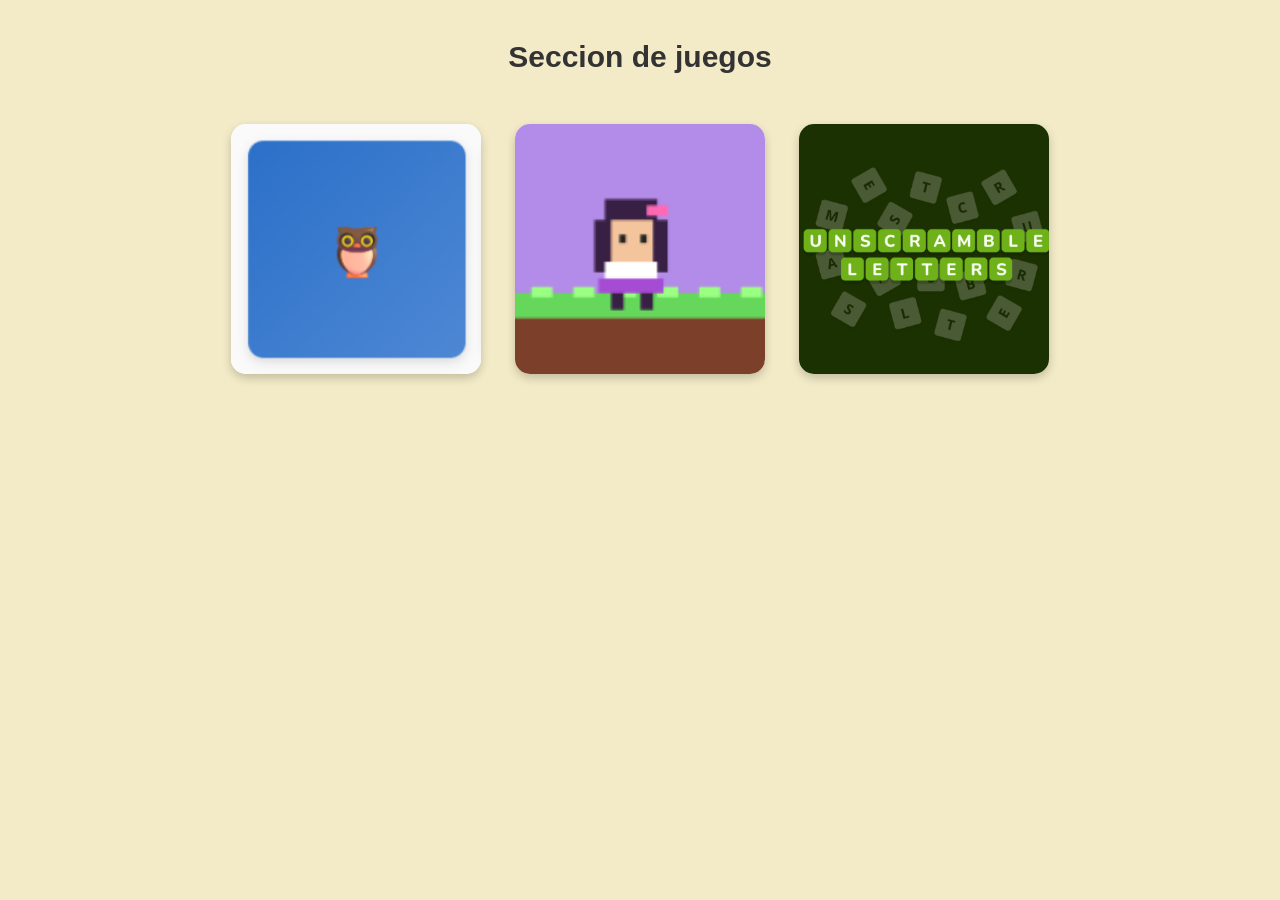
<file: juegos.html>
<!DOCTYPE html>
<html lang="es">
<head>
<meta charset="UTF-8">
<meta name="viewport" content="width=device-width, initial-scale=1.0">
<title>Aprendiendo...</title>
<link rel="stylesheet" href="juegos.css">
</head>
<body>
    <section id="juegos" style="background-color:#f3ebc7;color:white;">

<h3>Seccion de juegos</h3>

    <div class="card" onclick="location.href='memorama.html'"><img src="imagenes/memorama.png"><p>Memorama</p></div>

    <div class="card" onclick="location.href='saltar.html'"><img src="imagenes/saltar.png"><p>Saltar</p></div>

    <div class="card" onclick="location.href='completar.html'"><img src="imagenes/ordenar.png"><p>Ordenar Palabras</p></div>

    </section>


</body>
</html>
</file>
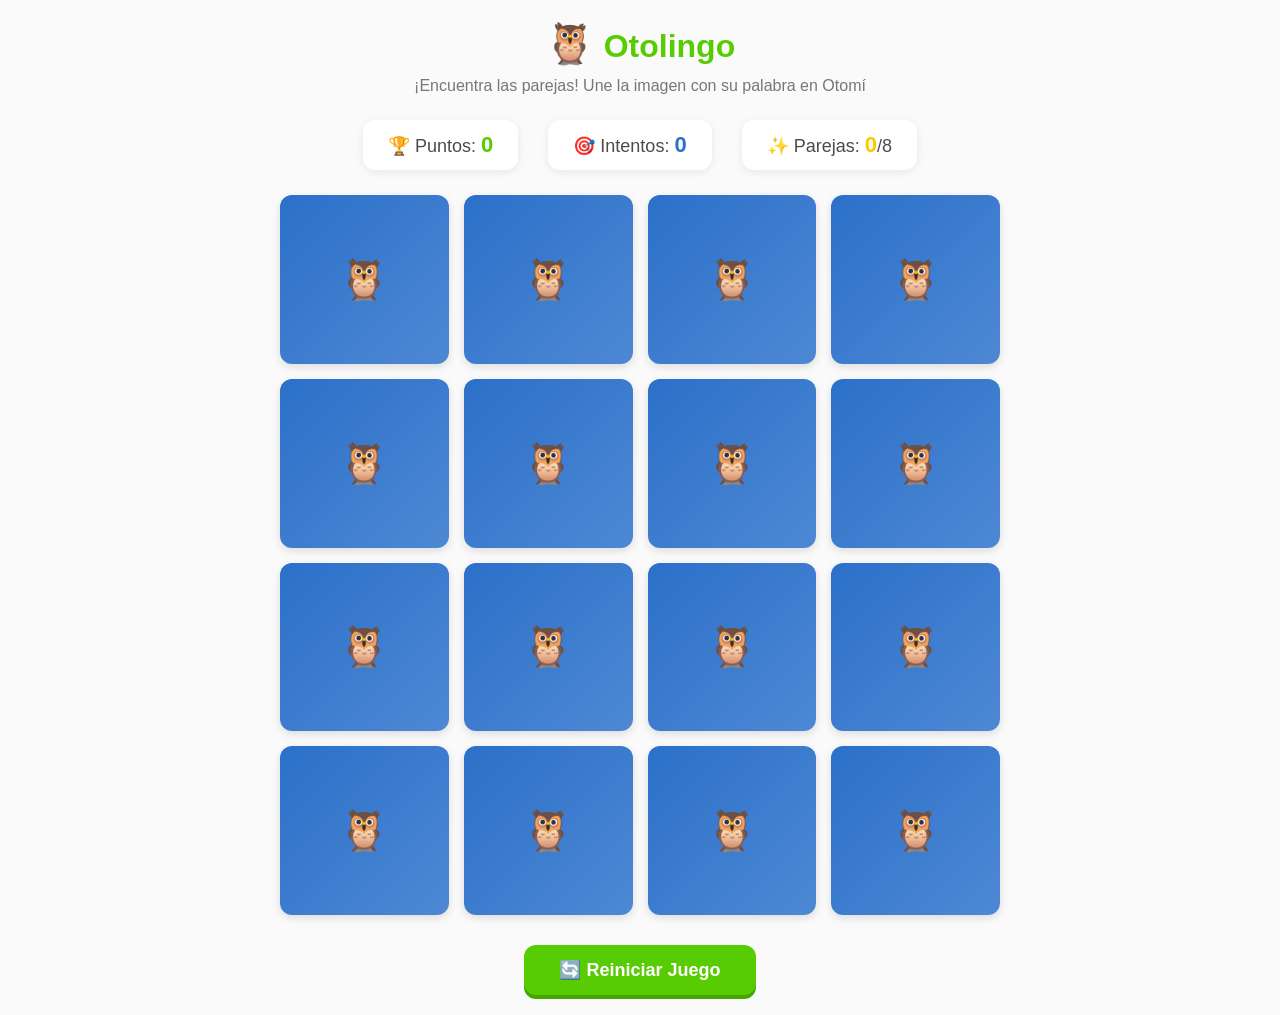
<file: memorama.html>
<!DOCTYPE html>
<html lang="es">
<head>
    <meta charset="UTF-8">
    <meta name="viewport" content="width=device-width, initial-scale=1.0">
    <title>Otolingo 🦉 - Memorama con Imágenes</title>
    <style>
        * {
            margin: 0;
            padding: 0;
            box-sizing: border-box;
            font-family: 'Arial Rounded MT Bold', sans-serif;
        }




        :root {
            --verde: #58CC02;
            --verde-oscuro: #46A302;
            --azul: #2B70C9;
            --azul-claro: #4E88D4;
            --amarillo: #FFC800;
            --rojo: #FF4B4B;
            --gris: #E5E5E5;
            --texto: #4B4B4B;
            --fondo: #FAFAFA;
        }




        body {
            background-color: var(--fondo);
            color: var(--texto);
            min-height: 100vh;
            padding: 20px;
        }




        header {
            text-align: center;
            margin-bottom: 25px;
        }




        h1 {
            font-size: 32px;
            color: var(--verde);
            margin-bottom: 10px;
        }




        h1 span {
            font-size: 40px;
        }




        .subtitulo {
            font-size: 16px;
            color: #777;
        }




        .info-juego {
            display: flex;
            justify-content: center;
            gap: 30px;
            margin-bottom: 25px;
            font-size: 18px;
            flex-wrap: wrap;
        }




        .puntuacion, .intentos, .encontrados {
            background: white;
            padding: 12px 25px;
            border-radius: 12px;
            box-shadow: 0 2px 8px rgba(0,0,0,0.08);
        }




        .puntuacion span { color: var(--verde); font-weight: bold; font-size: 22px; }
        .intentos span { color: var(--azul); font-weight: bold; font-size: 22px; }
        .encontrados span { color: var(--amarillo); font-weight: bold; font-size: 22px; }




        /* TABLERO */
        .tablero {
            max-width: 720px;
            margin: 0 auto;
            display: grid;
            grid-template-columns: repeat(4, 1fr);
            gap: 15px;
        }




        /* TARJETAS */
        .tarjeta {
            aspect-ratio: 1 / 1;
            position: relative;
            cursor: pointer;
            transform-style: preserve-3d;
            transition: transform 0.5s ease;
        }




        .tarjeta.volteada {
            transform: rotateY(180deg);
        }




        .cara {
            position: absolute;
            width: 100%;
            height: 100%;
            border-radius: 12px;
            display: flex;
            align-items: center;
            justify-content: center;
            backface-visibility: hidden;
            box-shadow: 0 3px 8px rgba(0,0,0,0.12);
        }




        .trasera {
            background: linear-gradient(135deg, var(--azul), var(--azul-claro));
            font-size: 40px;
        }




        .frente {
            background: white;
            border: 3px solid var(--amarillo);
            transform: rotateY(180deg);
            flex-direction: column;
            padding: 8px;
        }




        .emoji {
            font-size: 48px;
            margin-bottom: 5px;
        }




        .palabra {
            font-size: 16px;
            font-weight: bold;
            color: var(--azul);
            text-align: center;
        }




        .tarjeta.acertada .frente {
            background: #E8FFE8;
            border-color: var(--verde);
        }




        /* BOTONES */
        .contenedor-boton {
            text-align: center;
            margin-top: 30px;
        }




        .boton {
            background: var(--verde);
            color: white;
            border: none;
            padding: 14px 35px;
            font-size: 18px;
            border-radius: 12px;
            cursor: pointer;
            font-weight: bold;
            box-shadow: 0 4px 0 var(--verde-oscuro);
            transition: all 0.1s;
        }




        .boton:active {
            transform: translateY(4px);
            box-shadow: none;
        }




        /* MENSAJE FINAL */
        .mensaje-final {
            position: fixed;
            top: 50%;
            left: 50%;
            transform: translate(-50%, -50%);
            background: white;
            padding: 40px;
            border-radius: 20px;
            box-shadow: 0 6px 25px rgba(0,0,0,0.2);
            text-align: center;
            z-index: 100;
            display: none;
        }




        .mensaje-final h2 {
            font-size: 28px;
            color: var(--verde);
            margin-bottom: 15px;
        }




        .mensaje-final p {
            font-size: 18px;
            margin-bottom: 20px;
        }




        .oculto {
            display: none !important;
        }




        /* Responsivo */
        @media (max-width: 600px) {
            .tablero {
                grid-template-columns: repeat(3, 1fr);
            }
            .emoji {
                font-size: 36px;
            }
            .palabra {
                font-size: 13px;
            }
        }
    </style>
</head>
<body>




    <header>
        <h1><span>🦉</span> Otolingo</h1>
        <p class="subtitulo">¡Encuentra las parejas! Une la imagen con su palabra en Otomí</p>
    </header>




    <div class="info-juego">
        <div class="puntuacion">🏆 Puntos: <span id="puntos">0</span></div>
        <div class="intentos">🎯 Intentos: <span id="intentos">0</span></div>
        <div class="encontrados">✨ Parejas: <span id="encontrados">0</span>/8</div>
    </div>




    <div class="tablero" id="tablero"></div>




    <div class="contenedor-boton">
        <button class="boton" onclick="reiniciarJuego()">🔄 Reiniciar Juego</button>
    </div>




    <!-- MENSAJE FINAL -->
    <div class="mensaje-final" id="mensajeFinal">
        <h2>🎉 ¡Felicidades!</h2>
        <p>Has encontrado todas las parejas en <strong id="totalIntentos">0</strong> intentos</p>
        <p>Puntuación final: <strong id="puntosFinal">0</strong> puntos</p>
        <button class="boton" onclick="cerrarMensaje(); reiniciarJuego();">¡Jugar otra vez!</button>
    </div>




    <script>
        // ==========================================
        // BASE DE DATOS: IMAGEN ↔ PALABRA EN OTOMÍ
        // ==========================================
      const parejas = [
            { imagen: "🐕", palabra: "F'yo", nombre: "Perro" },
            { imagen: "🐱", palabra: "Mixtu", nombre: "Gato" },
            { imagen: "🏠", palabra: "Nguu", nombre: "Casa" },
            { imagen: "💧", palabra: "Deje", nombre: "Agua" },
            { imagen: "🌽", palabra: "dethä", nombre: "Maíz" },
            { imagen: "☀️", palabra: "Jädi", nombre: "Sol" },
            { imagen: "🌙", palabra: "Zänä", nombre: "Luna" },
            { imagen: "👋", palabra: "Jaxia", nombre: "Hola" }
        ];






        // ==========================================
        // VARIABLES DEL JUEGO
        // ==========================================
        let puntos = 0;
        let intentos = 0;
        let parejasEncontradas = 0;
        let tarjetasVolteadas = [];
        let bloqueado = false;




        // ==========================================
        // INICIAR JUEGO
        // ==========================================
        function iniciarJuego() {
            puntos = 0;
            intentos = 0;
            parejasEncontradas = 0;
            tarjetasVolteadas = [];
            bloqueado = false;
           
            actualizarPuntuacion();
            generarTarjetas();
        }




        // ==========================================
        // MEZCLAR ARRAY
        // ==========================================
        function mezclar(array) {
            return array.slice().sort(() => Math.random() - 0.5);
        }




        // ==========================================
        // GENERAR TARJETAS
        // ==========================================
        function generarTarjetas() {
            const tablero = document.getElementById('tablero');
            tablero.innerHTML = "";




            // Crear pares: una tarjeta con IMAGEN y otra con la PALABRA en Otomí
            let tarjetas = [];
            parejas.forEach((par, indice) => {
                // Tarjeta con imagen
                tarjetas.push({ tipo: "imagen", contenido: par.imagen, parId: indice });
                // Tarjeta con palabra en Otomí
                tarjetas.push({ tipo: "palabra", contenido: par.palabra, parId: indice });
            });




            // Mezclar las tarjetas
            tarjetas = mezclar(tarjetas);




            // Crear cada tarjeta en el HTML
            tarjetas.forEach((datos) => {
                const tarjeta = document.createElement('div');
                tarjeta.className = 'tarjeta';
                tarjeta.dataset.parId = datos.parId;
                tarjeta.dataset.tipo = datos.tipo;
               
                if (datos.tipo === "imagen") {
                    tarjeta.innerHTML = `
                        <div class="cara trasera">🦉</div>
                        <div class="cara frente">
                            <div class="emoji">${datos.contenido}</div>
                        </div>
                    `;
                } else {
                    tarjeta.innerHTML = `
                        <div class="cara trasera">🦉</div>
                        <div class="cara frente">
                            <div class="palabra">${datos.contenido}</div>
                        </div>
                    `;
                }
               
                tarjeta.onclick = () => voltearTarjeta(tarjeta);
                tablero.appendChild(tarjeta);
            });
        }




        // ==========================================
        // VOLTEAR TARJETA
        // ==========================================
        function voltearTarjeta(tarjeta) {
            if (bloqueado) return;
            if (tarjeta.classList.contains('volteada')) return;
            if (tarjeta.classList.contains('acertada')) return;




            tarjeta.classList.add('volteada');
            tarjetasVolteadas.push(tarjeta);




            if (tarjetasVolteadas.length === 2) {
                intentos++;
                actualizarPuntuacion();
                comprobarPareja();
            }
        }




        // ==========================================
        // COMPROBAR SI SON PAREJA
        // ==========================================
        function comprobarPareja() {
            bloqueado = true;
            const t1 = tarjetasVolteadas[0];
            const t2 = tarjetasVolteadas[1];




            if (t1.dataset.parId === t2.dataset.parId) {
                // ✅ ¡ENCONTRÓ LA PAREJA!
                puntos += 10;
                parejasEncontradas++;
               
                setTimeout(() => {
                    t1.classList.add('acertada');
                    t2.classList.add('acertada');
                    t1.style.cursor = "default";
                    t2.style.cursor = "default";
                    actualizarPuntuacion();
                   
                    if (parejasEncontradas === parejas.length) {
                        setTimeout(mostrarMensajeFinal, 500);
                    }
                   
                    tarjetasVolteadas = [];
                    bloqueado = false;
                }, 600);
               
            } else {
                // ❌ NO SON IGUALES
                setTimeout(() => {
                    t1.classList.remove('volteada');
                    t2.classList.remove('volteada');
                    tarjetasVolteadas = [];
                    bloqueado = false;
                }, 1000);
            }
        }




        function actualizarPuntuacion() {
            document.getElementById('puntos').textContent = puntos;
            document.getElementById('intentos').textContent = intentos;
            document.getElementById('encontrados').textContent = `${parejasEncontradas}`;
        }




        function mostrarMensajeFinal() {
            document.getElementById('totalIntentos').textContent = intentos;
            document.getElementById('puntosFinal').textContent = puntos;
            document.getElementById('mensajeFinal').style.display = "block";
        }




        function cerrarMensaje() {
            document.getElementById('mensajeFinal').style.display = "none";
        }




        function reiniciarJuego() {
            cerrarMensaje();
            iniciarJuego();
        }




        window.onload = iniciarJuego;
    </script>
</body>
</html>
</file>
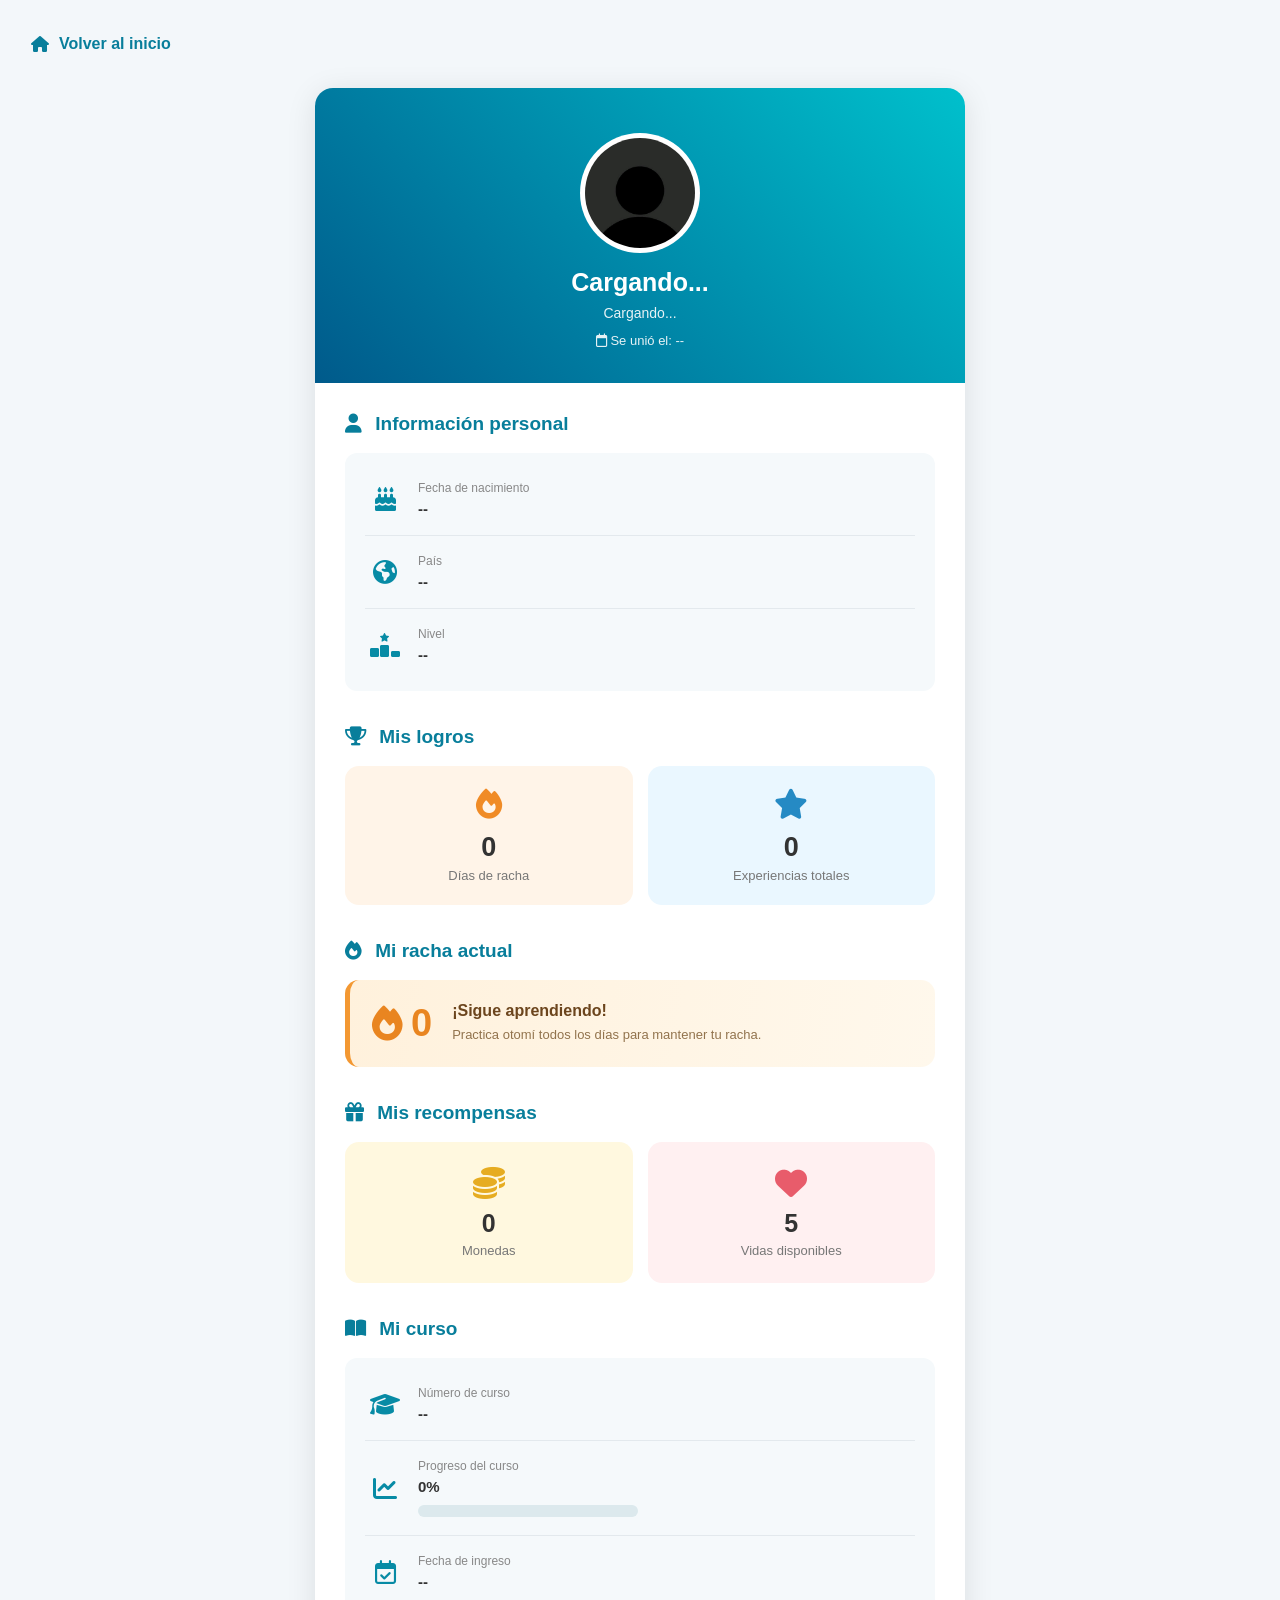
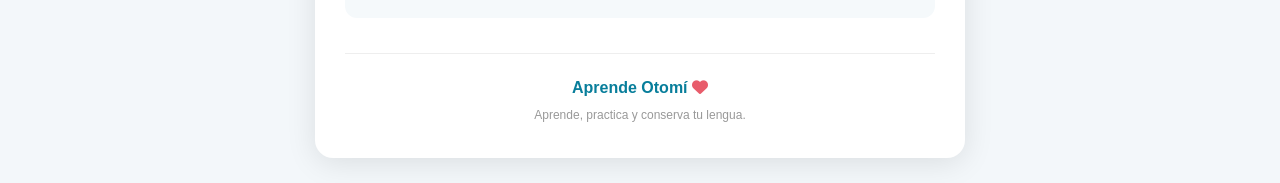
<file: perfil.html>
<!DOCTYPE html>
<html lang="es">
<head>
    <meta charset="UTF-8">
    <meta name="viewport" content="width=device-width, initial-scale=1.0">

    <title>Mi Perfil | Aprende Otomí</title>

    <link rel="stylesheet" href="perfil.css">

    <link rel="stylesheet"
    href="https://cdnjs.cloudflare.com/ajax/libs/font-awesome/6.5.0/css/all.min.css">
</head>

<body>

<a href="index.html" class="boton-inicio">
    <i class="fa-solid fa-house"></i>
    Volver al inicio
</a>

<main class="perfil-container">

    <section class="perfil-header">

        <div class="foto-container">
            <img src="imagenes/perfil.jpg" alt="Foto de perfil">
        </div>

        <h1 id="nombreUsuario">Cargando...</h1>

        <p class="correo" id="correoUsuario">Cargando...</p>

        <p class="fecha-registro">
            <i class="fa-regular fa-calendar"></i>
            Se unió el:
            <span id="fechaRegistro">--</span>
        </p>

    </section>

    <section class="perfil-body">

        <!-- INFORMACIÓN PERSONAL -->
        <div class="seccion">

            <h2><i class="fa-solid fa-user"></i> Información personal</h2>

            <div class="curso-container">

                <div class="curso-item">
                    <i class="fa-solid fa-cake-candles"></i>
                    <div>
                        <span>Fecha de nacimiento</span>
                        <h3 id="fechaNacimiento">--</h3>
                    </div>
                </div>

                <div class="curso-item">
                    <i class="fa-solid fa-earth-americas"></i>
                    <div>
                        <span>País</span>
                        <h3 id="paisUsuario">--</h3>
                    </div>
                </div>

                <div class="curso-item">
                    <i class="fa-solid fa-ranking-star"></i>
                    <div>
                        <span>Nivel</span>
                        <h3 id="nivelUsuario">--</h3>
                    </div>
                </div>

            </div>
        </div>

        <!-- LOGROS -->
        <div class="seccion">

            <h2><i class="fa-solid fa-trophy"></i> Mis logros</h2>

            <div class="logros-grid">

                <div class="logro-card racha-card">
                    <div class="icono-logro">
                        <i class="fa-solid fa-fire"></i>
                    </div>
                    <h3 id="diasRacha">0</h3>
                    <p>Días de racha</p>
                </div>

                <div class="logro-card experiencia-card">
                    <div class="icono-logro">
                        <i class="fa-solid fa-star"></i>
                    </div>
                    <h3 id="experiencias">0</h3>
                    <p>Experiencias totales</p>
                </div>

            </div>
        </div>

        <!-- RACHA -->
        <div class="seccion">

            <h2><i class="fa-solid fa-fire"></i> Mi racha actual</h2>

            <div class="racha-container">

                <div class="racha-numero">
                    <i class="fa-solid fa-fire"></i>
                    <span id="rachaActual">0</span>
                </div>

                <div class="racha-texto">
                    <h3>¡Sigue aprendiendo!</h3>
                    <p>Practica otomí todos los días para mantener tu racha.</p>
                </div>

            </div>
        </div>

        <!-- RECOMPENSAS -->
        <div class="seccion">

            <h2><i class="fa-solid fa-gift"></i> Mis recompensas</h2>

            <div class="recompensas-grid">

                <div class="recompensa-card monedas">
                    <i class="fa-solid fa-coins"></i>
                    <h3 id="monedas">0</h3>
                    <p>Monedas</p>
                </div>

                <div class="recompensa-card vidas">
                    <i class="fa-solid fa-heart"></i>
                    <h3 id="vidas">5</h3>
                    <p>Vidas disponibles</p>
                </div>

            </div>
        </div>

        <!-- CURSO -->
        <div class="seccion">

            <h2><i class="fa-solid fa-book-open"></i> Mi curso</h2>

            <div class="curso-container">

                <div class="curso-item">
                    <i class="fa-solid fa-graduation-cap"></i>
                    <div>
                        <span>Número de curso</span>
                        <h3 id="numeroCurso">--</h3>
                    </div>
                </div>

                <div class="curso-item">
                    <i class="fa-solid fa-chart-line"></i>
                    <div>
                        <span>Progreso del curso</span>
                        <h3 id="porcentaje">0%</h3>
                        <div class="barra-progreso">
                            <div class="barra-relleno" id="barraProgreso"></div>
                        </div>
                    </div>
                </div>

                <div class="curso-item">
                    <i class="fa-regular fa-calendar-check"></i>
                    <div>
                        <span>Fecha de ingreso</span>
                        <h3 id="fechaIngreso">--</h3>
                    </div>
                </div>

            </div>
        </div>

        <footer class="perfil-footer">
            <p>Aprende Otomí <i class="fa-solid fa-heart"></i></p>
            <small>Aprende, practica y conserva tu lengua.</small>
        </footer>

    </section>

</main>

<script src="app.js"></script>

</body>
</html>
</file>
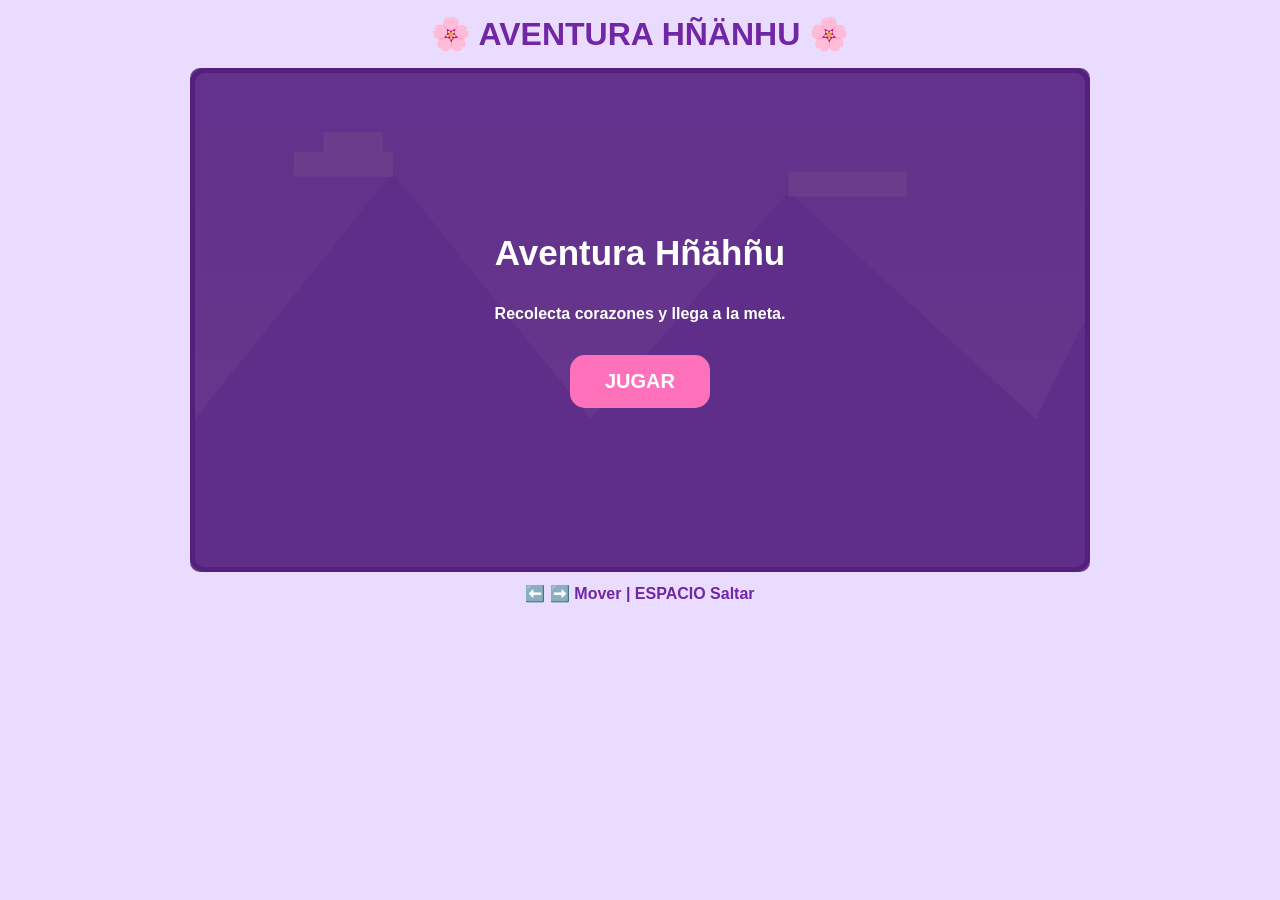
<file: saltar.html>
<!DOCTYPE html>
<html lang="es">
<head>
<meta charset="UTF-8">
<meta name="viewport" content="width=device-width, initial-scale=1.0">
<title>Aventura Hñähñu</title>
<style>
*{
    margin: 0;
    padding: 0;
    box-sizing: border-box;
}




body {
    background: #eadcff;
    font-family: Arial, sans-serif;
    text-align: center;
}




h1 {
    color: #7026a5;
    margin: 15px;
}




#contenedor {
    width: 900px;
    max-width: 95%;
    margin: auto;
    position: relative;
}




canvas {
    width: 100%;
    background: linear-gradient(#c9a7ff, #f4cfff);
    border: 5px solid #7026a5;
    border-radius: 15px;
    display: block;
}




#menu {
    position: absolute;
    top: 0;
    left: 0;
    width: 100%;
    height: 100%;
    background: rgba(80, 30, 120, 0.85);
    color: white;
    display: flex;
    flex-direction: column;
    justify-content: center;
    align-items: center;
    border-radius: 10px;
    gap: 20px;
}




#menu h2 {
    font-size: 35px;
}




button {
    background: #ff72bb;
    border: none;
    padding: 15px 35px;
    border-radius: 15px;
    font-size: 20px;
    color: white;
    cursor: pointer;
    font-weight: bold;
}




button:hover {
    background: #ff43a3;
}




p {
    margin: 12px;
    color: #7026a5;
    font-weight: bold;
}
</style>
</head>




<body>




<h1>🌸 AVENTURA HÑÄNHU 🌸</h1>




<div id="contenedor">




<canvas id="juego" width="900" height="500"></canvas>




<div id="menu">
    <h2 id="titulo">Aventura Hñähñu</h2>
    <p style="color:white">Recolecta corazones y llega a la meta.</p>
    <button onclick="iniciar()">JUGAR</button>
</div>




</div>




<p>⬅️ ➡️ Mover | ESPACIO Saltar</p>




<script>
const canvas = document.getElementById("juego");
const ctx = canvas.getContext("2d");
const menu = document.getElementById("menu");
const titulo = document.getElementById("titulo");




let jugador;
let plataformas;
let corazones;
let obstaculos;
let teclas = {};
let puntos = 0;
let vidas = 3;
let jugando = false;
let camara = 0;
let meta = 3500;




const gravedad = 0.6;




function iniciar() {
    puntos = 0;
    vidas = 3;
    camara = 0;




    jugador = {
        x: 50,
        y: 350,
        w: 35,
        h: 45,
        vx: 0,
        vy: 0,
        suelo: false
    };




    plataformas = [
        {x:0,y:430,w:400,h:70},
        {x:500,y:370,w:180,h:30},
        {x:780,y:320,w:180,h:30},
        {x:1100,y:400,w:300,h:70},
        {x:1500,y:340,w:200,h:30},
        {x:1800,y:290,w:180,h:30},
        {x:2100,y:420,w:350,h:70},
        {x:2600,y:350,w:200,h:30},
        {x:3000,y:400,w:600,h:70}
    ];




    corazones = [
        {x:250,y:350},
        {x:570,y:300},
        {x:850,y:250},
        {x:1200,y:330},
        {x:1550,y:280},
        {x:1850,y:230},
        {x:2200,y:350},
        {x:2650,y:290},
        {x:3200,y:330}
    ];




    obstaculos = [
        {x:600,y:345,w:30,h:25},
        {x:1250,y:375,w:35,h:25},
        {x:2250,y:395,w:35,h:25},
        {x:3150,y:375,w:35,h:25}
    ];




    jugador.x = 50;
    jugador.y = 350;




    jugando = true;
    menu.style.display = "none";




    actualizar();
}




// DIBUJAR JUGADOR
function dibujarJugador() {
    let x = jugador.x - camara;
    let y = jugador.y;




    // Cabello
    ctx.fillStyle = "#382044";
    ctx.fillRect(x+5,y,x+0?25:25,15);
    ctx.fillRect(x,y+10,35,25);




    // Cara
    ctx.fillStyle = "#f4c49c";
    ctx.fillRect(x+8,y+10,20,20);




    // Ojos
    ctx.fillStyle = "#222";
    ctx.fillRect(x+12,y+17,3,4);
    ctx.fillRect(x+22,y+17,3,4);




    // Blusa
    ctx.fillStyle = "#ffffff";
    ctx.fillRect(x+5,y+30,25,10);




    // Falda
    ctx.fillStyle = "#a64bd4";
    ctx.fillRect(x+2,y+38,31,7);




    // Piernas
    ctx.fillStyle = "#382044";
    ctx.fillRect(x+8,y+45,6,8);
    ctx.fillRect(x+22,y+45,6,8);




    // Moño
    ctx.fillStyle = "#ff69b4";
    ctx.fillRect(x+25,y+3,10,5);
}




// DIBUJAR ESCENARIO
function dibujarMundo() {
    ctx.clearRect(0,0,900,500);




    // Montañas
    ctx.fillStyle = "#b38be8";
    ctx.beginPath();
    ctx.moveTo(0,350);
    ctx.lineTo(200,100);
    ctx.lineTo(400,350);
    ctx.lineTo(600,120);
    ctx.lineTo(850,350);
    ctx.lineTo(900,250);
    ctx.lineTo(900,500);
    ctx.lineTo(0,500);
    ctx.fill();




    // Nubes
    ctx.fillStyle = "#fff1ff";
    ctx.fillRect(100,80,100,25);
    ctx.fillRect(130,60,60,25);
    ctx.fillRect(600,100,120,25);




    // Plataformas
    plataformas.forEach(p => {
        let x = p.x-camara;




        ctx.fillStyle = "#7b3f2a";
        ctx.fillRect(x,p.y,p.w,p.h);




        ctx.fillStyle = "#65d85c";
        ctx.fillRect(x,p.y,p.w,12);




        ctx.fillStyle = "#9bff83";
        for(let i=0;i<p.w;i+=20){
            ctx.fillRect(x+i,p.y-3,10,5);
        }
    });




    // Corazones
    corazones.forEach(c => {
        ctx.font = "30px Arial";
        ctx.fillText("💗",c.x-camara,c.y);
    });


    // Meta
    ctx.fillStyle = "#7131a5";
    ctx.fillRect(meta-camara,280,8,150);




    ctx.font = "40px Arial";
    ctx.fillText("🏁",meta-camara-20,280);




    dibujarJugador();




    // HUD
    ctx.fillStyle = "#6d299a";
    ctx.font = "bold 22px Arial";
    ctx.fillText("💗 Vidas: "+vidas,20,35);
    ctx.fillText("⭐ Puntos: "+puntos,700,35);
}




// COLISIONES
function colision(a,b) {
    return a.x < b.x+b.w &&
           a.x+a.w > b.x &&
           a.y < b.y+b.h &&
           a.y+a.h > b.y;
}




// ACTUALIZAR JUGADOR
function mover() {
    jugador.vx = 0;




    if(teclas["ArrowRight"]) jugador.vx = 5;
    if(teclas["ArrowLeft"]) jugador.vx = -5;




    jugador.x += jugador.vx;
    jugador.vy += gravedad;
    jugador.y += jugador.vy;




    jugador.suelo = false;




    plataformas.forEach(p => {
        if(colision(jugador,p) && jugador.vy >= 0 &&
           jugador.y+jugador.h-jugador.vy <= p.y+5) {




            jugador.y = p.y-jugador.h;
            jugador.vy = 0;
            jugador.suelo = true;
        }
    });




    // CAER
    if(jugador.y > 550) perderVida();




    // CORAZONES
    corazones = corazones.filter(c => {
        let objeto = {x:c.x,y:c.y,w:25,h:25};




        if(colision(jugador,objeto)) {
            puntos += 10;
            return false;
        }
        return true;
    });




    // OBSTACULOS
    obstaculos.forEach(o => {
        if(colision(jugador,o)) perderVida();
    });




    // META
    if(jugador.x >= meta) finalizar(true);




    // CAMARA
    camara = jugador.x-200;
    if(camara < 0) camara = 0;
}




// PERDER VIDA
function perderVida() {
    vidas--;




    jugador.x -= 80;
    jugador.y = 300;
    jugador.vy = 0;




    if(vidas <= 0) finalizar(false);
}




// FINAL
function finalizar(victoria) {
    jugando = false;
    menu.style.display = "flex";




    if(victoria) {
        titulo.innerText = "🎉 ¡GANASTE! 🎉";
    } else {
        titulo.innerText = "💔 GAME OVER";
    }




    menu.querySelector("p").innerText =
        "Puntuación final: "+puntos;




    menu.querySelector("button").innerText = "VOLVER A JUGAR";
}




// BUCLE
function actualizar() {
    if(!jugando) return;




    mover();
    dibujarMundo();




    requestAnimationFrame(actualizar);
}




// TECLADO
document.addEventListener("keydown", e => {
    teclas[e.key] = true;




    if(e.code === "Space" && jugador && jugador.suelo) {
        jugador.vy = -13;
        jugador.suelo = false;
    }
});




document.addEventListener("keyup", e => {
    teclas[e.key] = false;
});




// INICIO
dibujarMundo();
</script>




</body>
</html>
</file>
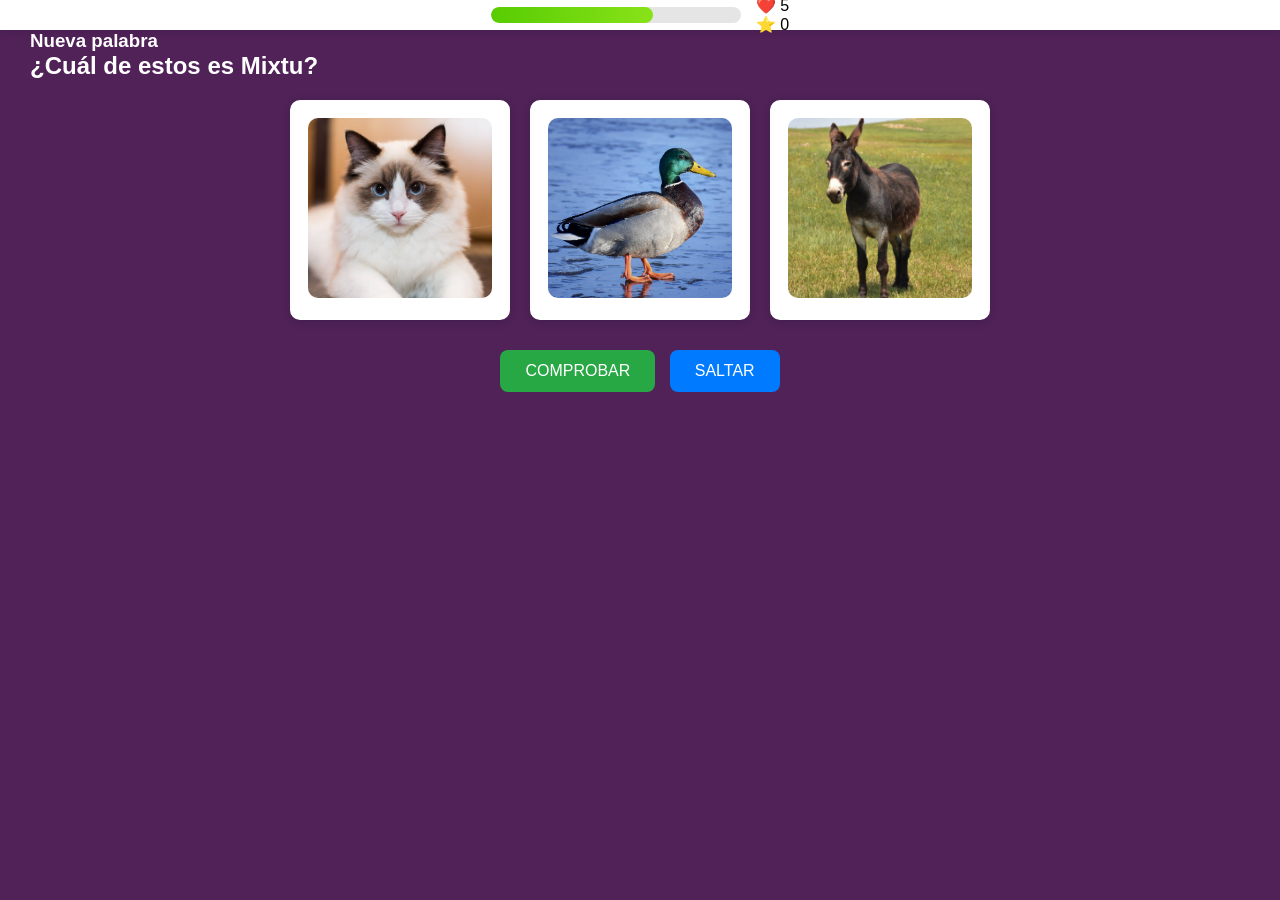
<file: unidad_animales.html>
<!DOCTYPE html>
<html lang="es">
<head>
<meta charset="UTF-8">
<meta name="viewport" content="width=device-width, initial-scale=1.0">
<title>Aprendiendo...</title>
<link rel="stylesheet" href="animales.css">
</head>
<body>
    <header class="barra_superior">


    <div class="contenedor_progreso">
        <div class="avance_progreso">
            <div class="relleno_progreso"></div>
        </div>
    </div>


    <div class="caja_vidas">
        <span class="icono_corazon">❤️</span>
        <span id="contador_vidas">5</span>
        <div class="caja_puntaje">
    ⭐ <span id="puntaje">0</span>
</div>
    </div>


</header>




<!-- LECCIÓN 1 -->
<section id="leccion1" style="background-color:#502258;color:white;">




<h3>Nueva palabra</h3>
<h1>¿Cuál de estos es Mixtu?</h1>




<div class="container">
    <!-- Correcta -->
    <div class="card" onclick="seleccionarRespuesta('Mixtu',this); reproducirAudio1()">
        <img src="imagenes/gato.png">
       
    </div>
    <!-- inCorrecta -->
    <div class="card" onclick= "seleccionarRespuesta('Pato',this); reproducirAudio2()">
         <img src="imagenes/pato.jpg" alt="Pato">
    </div>
<!-- inCorrecta -->
    <div class="card" onclick="seleccionarRespuesta('Burro',this);reproducirAudio3()">
        <img src="imagenes/burro.jpg">    
    </div>
</div>    


<div class="botones">
    <button class="comprobar" onclick="comprobar('Mixtu','mostrarleccion2')">
        COMPROBAR
    </button>
    <button class="saltar" onclick="mostrarleccion2()">
         SALTAR
    </button>
</div>
</section>




<!-- LECCIÓN 2 -->




<section id="leccion2" style="background-color:#e1a3ec;">




<h3>Nueva palabra</h3>
<h1>¿Cuál de estos es el Badu?</h1>




<div class="container">




       
        <div class="card" onclick= "seleccionarRespuesta('Pato',this);reproducirAudio2()">
            <img src="imagenes/pato.jpg">
             
        </div>




        <div class="card" onclick="seleccionarRespuesta('Perro',this); reproducirAudio4()">
            <img src="imagenes/perro.png">
        </div>


        <div class="card" onclick="seleccionarRespuesta('Gato',this);reproducirAudio1()">
            <img src="imagenes/gato.png">
        </div>
</div>




<div class="botones">
        <button class="comprobar" onclick="comprobar('Pato','mostrarleccion3')">
        COMPROBAR
        </button>




        <button class="saltar" onclick="mostrarleccion3()">
        SALTAR
        </button>
</div>


<p id="resultado2" class="resultado"></p>


</section>


<!-- LECCIÓN 3 -->




<section id="leccion3" style="background-color:#edbff5;">




<h3>Nueva palabra</h3>
<h1>¿Cuál de estos es un Juiji?</h1>
<div class="container">
<div class="card" onclick="seleccionarRespuesta('Burro',this);reproducirAudio3()">
<img src="imagenes/burro.jpg">
</div>


<div class="card" onclick="seleccionarRespuesta('Gato',this);reproducirAudio1()">
<img src="imagenes/gato.png">
</div>


<div class="card" onclick="seleccionarRespuesta('Pato',this);reproducirAudio2()">
<img src="imagenes/pato.jpg">
 </div>
</div>


<div class="botones">
    <button class="comprobar"  
        onclick="comprobar('Burro','mostrarleccion4')">
    COMPROBAR
    </button>
    <button class="saltar" onclick="mostrarleccion4()">
        SALTAR
    </button>
    </div>




<p id="resultado2" class="resultado"></p>




</section>


<!-- LECCIÓN 4 -->




<section id="leccion4" style="background-color:#bfd3f5;">




<h3>Completa la frase</h3>
<h1>El ___ toma leche</h1>




<div class="container">




       
        <div class="card" onclick="seleccionarRespuesta('Badu',this);reproducirAudio2()">
        <h3> Badu</h3>
        </div>




        <div class="card" onclick="seleccionarRespuesta('Juiji',this);reproducirAudio3()">
        <h3>Juiji</h3>
        </div>




        <div class="card" onclick="seleccionarRespuesta('Mixtu',this);reproducirAudio1()">
        <h3>Mixtu</h3>
        </div>
</div>
<div class="botones">
    <button class="comprobar" onclick="comprobar('Mixtu','mostrarleccion5')">
        COMPROBAR
    </button>
    <button class="saltar" onclick="mostrarleccion5()">
        SALTAR
    </button>
</div>




<p id="resultado2" class="resultado"></p>




</section>
<!-- LECCIÓN 5 -->




<section id="leccion5" style="background-color:#edbff5;">




<h3>Completa la frase con la palabra en Otomi </h3>
<h1>El ____ pone huevos</h1>




<div class="container">
<div class="card" onclick="seleccionarRespuesta('Badu',this);reproducirAudio2()">
        <h3> Badu</h3>
        </div>




        <div class="card" onclick="seleccionarRespuesta('Juiji',this);reproducirAudio3()">
        <h3>Juiji</h3>
        </div>




        <div class="card" onclick="seleccionarRespuesta('Gato',this);reproducirAudio1()">
        <h3>Mixtu</h3>
        </div>
</div>


<div class="botones">
    <button class="comprobar"
        onclick="comprobar('Badu','mostrarFinal')">
    COMPROBAR
    </button>
    <button class="saltar">
    SALTAR
    </button>
</div>


<p id="resultado2" class="resultado"></p>


</section>


<audio id="audio1" src="audio/mixtu.ogg"></audio>
<audio id="audio2" src="audio/badu.ogg"></audio>
<audio id="audio3" src="audio/juiji.ogg"></audio>
<audio id="audio4" src="audio/Perro.ogg"></audio>


<script>


// VARIABLES GLOBALES
let puntaje = 0;
let respuestaSeleccionada = "";


// ACTUALIZAR PUNTAJE EN PANTALLA
function actualizarPuntaje(){
    document.getElementById("puntaje").textContent = puntaje;
}


// SELECCIONAR RESPUESTA
function seleccionarRespuesta(respuesta, elemento){


    respuestaSeleccionada = respuesta;


    // Quitar selección anterior
    const tarjetas = document.querySelectorAll(".card");
    tarjetas.forEach(card => card.classList.remove("seleccionada"));


    // Marcar tarjeta seleccionada
    elemento.classList.add("seleccionada");
}


// VERIFICAR RESPUESTA
function comprobar(correcta, siguienteFuncion){


    if(respuestaSeleccionada === ""){
        alert("Selecciona una respuesta primero");
        return;
    }


    if(respuestaSeleccionada === correcta){


        puntaje += 10;
        actualizarPuntaje();


        alert("✅ ¡Correcto! +10 puntos");


    }else{


        alert("❌ Incorrecto");


    }


    respuestaSeleccionada = "";


    // avanzar a la siguiente lección
    window[siguienteFuncion]();
}


// AUDIOS
function reproducirAudio1(){
    const audio = document.getElementById("audio1");
    audio.currentTime = 0;
    audio.play();
}


function reproducirAudio2(){
    const audio = document.getElementById("audio2");
    audio.currentTime = 0;
    audio.play();
}


function reproducirAudio3(){
    const audio = document.getElementById("audio3");
    audio.currentTime = 0;
    audio.play();
}


function reproducirAudio4(){
    const audio = document.getElementById("audio4");
    audio.currentTime = 0;
    audio.play();
}


// NAVEGACIÓN
function mostrarleccion2(){
    document.getElementById("leccion1").style.display = "none";
    document.getElementById("leccion2").style.display = "block";
}


function mostrarleccion3(){
    document.getElementById("leccion2").style.display = "none";
    document.getElementById("leccion3").style.display = "block";
}


function mostrarleccion4(){
    document.getElementById("leccion3").style.display = "none";
    document.getElementById("leccion4").style.display = "block";
}


function mostrarleccion5(){
    document.getElementById("leccion4").style.display = "none";
    document.getElementById("leccion5").style.display = "block";
}


// PANTALLA FINAL
function mostrarFinal() {

    fetch("actualizar_progreso.php", {
        method: "POST",
        headers: {
            "Content-Type": "application/json"
        },
        body: JSON.stringify({
            experienciaGanada: puntaje
        })
    })
    .then(response => response.json())
    .then(data => {

        if(data.success){

            alert(
                "🎉 ¡Felicidades!\n\n" +
                "Ganaste " + puntaje + " puntos.\n" +
                "Tu progreso ha sido actualizado."
            );

            window.location.href = "index.html";

        }else{

            alert("Error: " + data.mensaje);

        }

    })
    .catch(error => {

        console.error(error);
        alert("Error de conexión con el servidor.");

    });

}



</script>




</body>
</html>
</file>
<file: juegos.css>
/* Estilos generales */
* {
    margin: 0;
    padding: 0;
    box-sizing: border-box;
}

/* Fondo de la página */
body {
    font-family: Arial, sans-serif;
    background-color: #f2f2f2;
}

/* Sección de juegos */
#juegos {
    background-color: #f3ebc7;
    color: white;
    min-height: 100vh;
    padding: 40px 20px;
    text-align: center;
}

/* Título */
#juegos h3 {
    font-size: 30px;
    margin-bottom: 35px;
    color: #333;
    text-align: center;
}

/* Tarjetas */
.card {
    display: inline-block;
    width: 250px;
    height: 250px;
    margin: 15px;
    background-color: white;
    border-radius: 15px;
    overflow: hidden;
    cursor: pointer;
    box-shadow: 0 4px 10px rgba(0, 0, 0, 0.2);
    transition: transform 0.3s, box-shadow 0.3s;
}

/* Imágenes */
.card img {
    width: 100%;
    height: 100%;
    object-fit: cover;
}

/* Efecto al pasar el mouse */
.card:hover {
    transform: scale(1.08);
    box-shadow: 0 8px 18px rgba(0, 0, 0, 0.3);
}

/* Adaptación para celulares */
@media (max-width: 600px) {
    .card {
        width: 90%;
        height: 220px;
        margin: 10px auto;
        display: block;
    }

    #juegos h3 {
        font-size: 24px;
    }
}
</file>
<file: perfil.css>
/* CONFIGURACIÓN GENERAL */

* {
    margin: 0;
    padding: 0;
    box-sizing: border-box;
}

body {
    font-family: Arial, Helvetica, sans-serif;
    background: #f3f7fa;
    color: #333;
    min-height: 100vh;
    padding: 25px 15px;
}


/* BOTÓN REGRESAR */

.boton-inicio {
    display: inline-flex;
    align-items: center;
    gap: 10px;
    text-decoration: none;
    color: #087e9b;
    font-weight: bold;
    margin-bottom: 25px;
    padding: 10px 16px;
    border-radius: 8px;
    transition: 0.3s;
}

.boton-inicio:hover {
    background: #e0f4f7;
    color: #005a8b;
}


/* CONTENEDOR PRINCIPAL */

.perfil-container {
    width: 100%;
    max-width: 650px;
    margin: auto;
    background: white;
    border-radius: 18px;
    overflow: hidden;
    box-shadow: 0 5px 30px rgba(0,0,0,0.10);
}


/* ENCABEZADO */

.perfil-header {
    background: linear-gradient(
        45deg,
        rgb(0, 90, 139),
        rgb(0, 192, 204)
    );

    text-align: center;
    padding: 45px 20px 35px;
    color: white;
}

.foto-container {
    width: 120px;
    height: 120px;
    margin: 0 auto 15px;
    border: 5px solid rgba(255,255,255,0.8);
    border-radius: 50%;
    overflow: hidden;
    background: white;
}

.foto-container img {
    width: 100%;
    height: 100%;
    object-fit: cover;
}

.perfil-header h1 {
    font-size: 25px;
    font-weight: 700;
    margin-bottom: 8px;
}

.correo {
    font-size: 14px;
    margin-bottom: 12px;
    opacity: 0.9;
}

.fecha-registro {
    font-size: 13px;
    opacity: 0.9;
}


/* CUERPO DEL PERFIL */

.perfil-body {
    padding: 30px;
}

.seccion {
    margin-bottom: 35px;
}

.seccion h2 {
    font-size: 19px;
    color: #087e9b;
    margin-bottom: 18px;
}

.seccion h2 i {
    margin-right: 8px;
}


/* LOGROS */

.logros-grid {
    display: grid;
    grid-template-columns: repeat(2, 1fr);
    gap: 15px;
}

.logro-card {
    padding: 22px 10px;
    text-align: center;
    border-radius: 14px;
    transition: 0.3s;
}

.logro-card:hover {
    transform: translateY(-4px);
}

.racha-card {
    background: #fff4e8;
}

.experiencia-card {
    background: #eaf7ff;
}

.icono-logro {
    font-size: 30px;
    margin-bottom: 10px;
}

.racha-card .icono-logro {
    color: #f08b26;
}

.experiencia-card .icono-logro {
    color: #258ac4;
}

.logro-card h3 {
    font-size: 27px;
    margin-bottom: 5px;
    color: #333;
}

.logro-card p {
    font-size: 13px;
    color: #777;
}


/* RACHA ACTUAL */

.racha-container {
    display: flex;
    align-items: center;
    gap: 20px;
    padding: 22px;
    border-radius: 14px;
    background: linear-gradient(
        100deg,
        #fff1dc,
        #fff8ec
    );
    border-left: 5px solid #f39832;
}

.racha-numero {
    display: flex;
    align-items: center;
    gap: 8px;
    font-size: 38px;
    font-weight: bold;
    color: #e98520;
}

.racha-numero i {
    font-size: 35px;
}

.racha-texto h3 {
    font-size: 16px;
    margin-bottom: 5px;
    color: #6c451d;
}

.racha-texto p {
    font-size: 13px;
    line-height: 1.5;
    color: #92734d;
}


/* RECOMPENSAS */

.recompensas-grid {
    display: grid;
    grid-template-columns: repeat(2, 1fr);
    gap: 15px;
}

.recompensa-card {
    text-align: center;
    padding: 25px 10px;
    border-radius: 14px;
    transition: 0.3s;
}

.recompensa-card:hover {
    transform: translateY(-4px);
}

.monedas {
    background: #fff8df;
}

.vidas {
    background: #fff0f1;
}

.recompensa-card i {
    font-size: 32px;
    margin-bottom: 10px;
}

.monedas i {
    color: #e6ac21;
}

.vidas i {
    color: #e85c6b;
}

.recompensa-card h3 {
    font-size: 25px;
    margin-bottom: 5px;
}

.recompensa-card p {
    font-size: 13px;
    color: #777;
}


/* INFORMACIÓN DEL CURSO */

.curso-container {
    background: #f5f9fb;
    border-radius: 12px;
    padding: 10px 20px;
}

.curso-item {
    display: flex;
    align-items: center;
    gap: 18px;
    padding: 18px 5px;
}

.curso-item + .curso-item {
    border-top: 1px solid #e3e9ed;
}

.curso-item > i {
    font-size: 24px;
    color: #078ba5;
    width: 30px;
    text-align: center;
}

.curso-item span {
    display: block;
    font-size: 12px;
    color: #888;
    margin-bottom: 5px;
}

.curso-item h3 {
    font-size: 15px;
    color: #333;
}


/* PIE DE PÁGINA */

.perfil-footer {
    text-align: center;
    padding: 25px 10px 5px;
    border-top: 1px solid #eee;
}

.perfil-footer p {
    color: #087e9b;
    font-weight: bold;
    margin-bottom: 8px;
}

.perfil-footer i {
    color: #e85c6b;
}

.perfil-footer small {
    color: #999;
    font-size: 12px;
}


/* RESPONSIVE */

@media (max-width: 480px) {

    body {
        padding: 12px;
    }

    .perfil-body {
        padding: 22px 16px;
    }

    .perfil-header {
        padding: 35px 15px 28px;
    }

    .perfil-header h1 {
        font-size: 22px;
    }

    .seccion h2 {
        font-size: 17px;
    }

    .logros-grid,
    .recompensas-grid {
        gap: 10px;
    }

    .racha-container {
        gap: 12px;
        padding: 17px 12px;
    }

    .racha-numero {
        font-size: 30px;
    }

    .racha-numero i {
        font-size: 27px;
    }

    .racha-texto h3 {
        font-size: 14px;
    }

    .racha-texto p {
        font-size: 12px;
    }

}
.barra-progreso {
    width: 220px;
    max-width: 100%;
    height: 12px;
    margin-top: 10px;
    background: #dce9ed;
    border-radius: 20px;
    overflow: hidden;
}

.barra-relleno {
    height: 100%;
    width: 0%;
    background: linear-gradient(90deg, #087e9b, #00c0cc);
    border-radius: 20px;
    transition: width 0.4s ease;
}
</file>
<file: animales.css>
/* GENERAL */
body{
    margin:0;
    font-family:Arial, sans-serif;
}


section{
    min-height:100vh;
    padding:30px;
    box-sizing:border-box;
}


/* CONTENEDOR DE TARJETAS */
.container{
    display:flex;
    justify-content:center;
    gap:20px;
    flex-wrap:wrap;
    margin-top:20px;
}


/* TARJETAS */
.card{
    width:220px;
    background:#ffffff;
    border-radius:10px;
    padding:15px;
    text-align:center;
    cursor:pointer;
    border:3px solid transparent;
    transition:0.3s;
    color:#333;
    box-shadow:0 2px 10px rgba(0,0,0,0.15);
}


.card:hover{
    transform:scale(1.03);
}


.card.seleccionada{
    border-color:#ffd700;
}


/* IMÁGENES */
.card img{
    width:100%;
    height:180px;
    object-fit:cover;
    border-radius:10px;
}


/* TÍTULOS */
.card h3{
    margin:12px 0 8px;
    color:#222;
    font-size:20px;
}


/* PÁRRAFOS */
.card p{
    display:block;
    margin:0;
    color:#555;
    font-size:15px;
    line-height:1.4;
    visibility:visible;
    opacity:1;
}


/* CONTENIDO DE LA TARJETA DE AUDIO */
.contenido{
    padding-top:10px;
}


.contenido h3{
    color:#222;
    margin:10px 0 5px;
}


.contenido p{
    color:#555;
    font-size:15px;
    margin:0;
}


/* BOTONES */
.botones{
    text-align:center;
    margin-top:25px;
}


button{
    padding:12px 25px;
    margin:5px;
    border:none;
    border-radius:8px;
    cursor:pointer;
    font-size:16px;
    transition:0.3s;
}


button:hover{
    opacity:0.9;
}


.comprobar{
    background:#28a745;
    color:white;
}


.saltar{
    background:#007bff;
    color:white;
}


/* RESULTADOS */
.resultado{
    text-align:center;
    font-size:22px;
    font-weight:bold;
    margin-top:20px;
}


/* LECCIÓNES OCULTAS AL INICIO */
#leccion2{
    display:none;
}
#leccion3{
    display:none;
}
#leccion4{
    display:none;
}
#leccion5{
    display:none;
}


/* RESPONSIVE */
@media(max-width:768px){
    .container{
        flex-direction:column;
        align-items:center;
    }


    .card{
        width:90%;
        max-width:300px;
    }
}
*{
    margin:0;
    padding:0;
    box-sizing:border-box;
    font-family:Arial, Helvetica, sans-serif;
}


.barra_superior{
    position: fixed;
    top: 0;
    left: 0;
    width: 100%;
    height: 30px;
    background: #fff;
    display: flex;
    justify-content: center; /* centra el contenido */
    align-items: center;
    gap: 15px; /* separación entre barra y corazón */
    box-shadow: 0 2px 8px rgba(0,0,0,.1);
    z-index: 1000;
}
/* Barra de progreso */


.contenedor_progreso{
    width: 250px;
    flex: none;
    margin-right: 0;
}
.avance_progreso{
    width:100%;
    height:16px;
    background:#e5e5e5;
    border-radius:20px;
    overflow:hidden;
}


.relleno_progreso{
    width:65%; /* progreso */
    height:100%;
    background:linear-gradient(90deg,#58cc02,#89e219);
    border-radius:20px;
    transition:.3s;
}


/* Vidas */
.vidas{
    display:flex;
    gap:8px;
}


.corazon{
    font-size:28px;
    filter:grayscale(100%);
    opacity:.4;
    transition:.3s;
    cursor:pointer;
}


.corazon.active{
    filter:none;
    opacity:1;
}


.seleccionada{
    border: 4px solid #58cc02;
    transform: scale(1.05);
}
</file>
